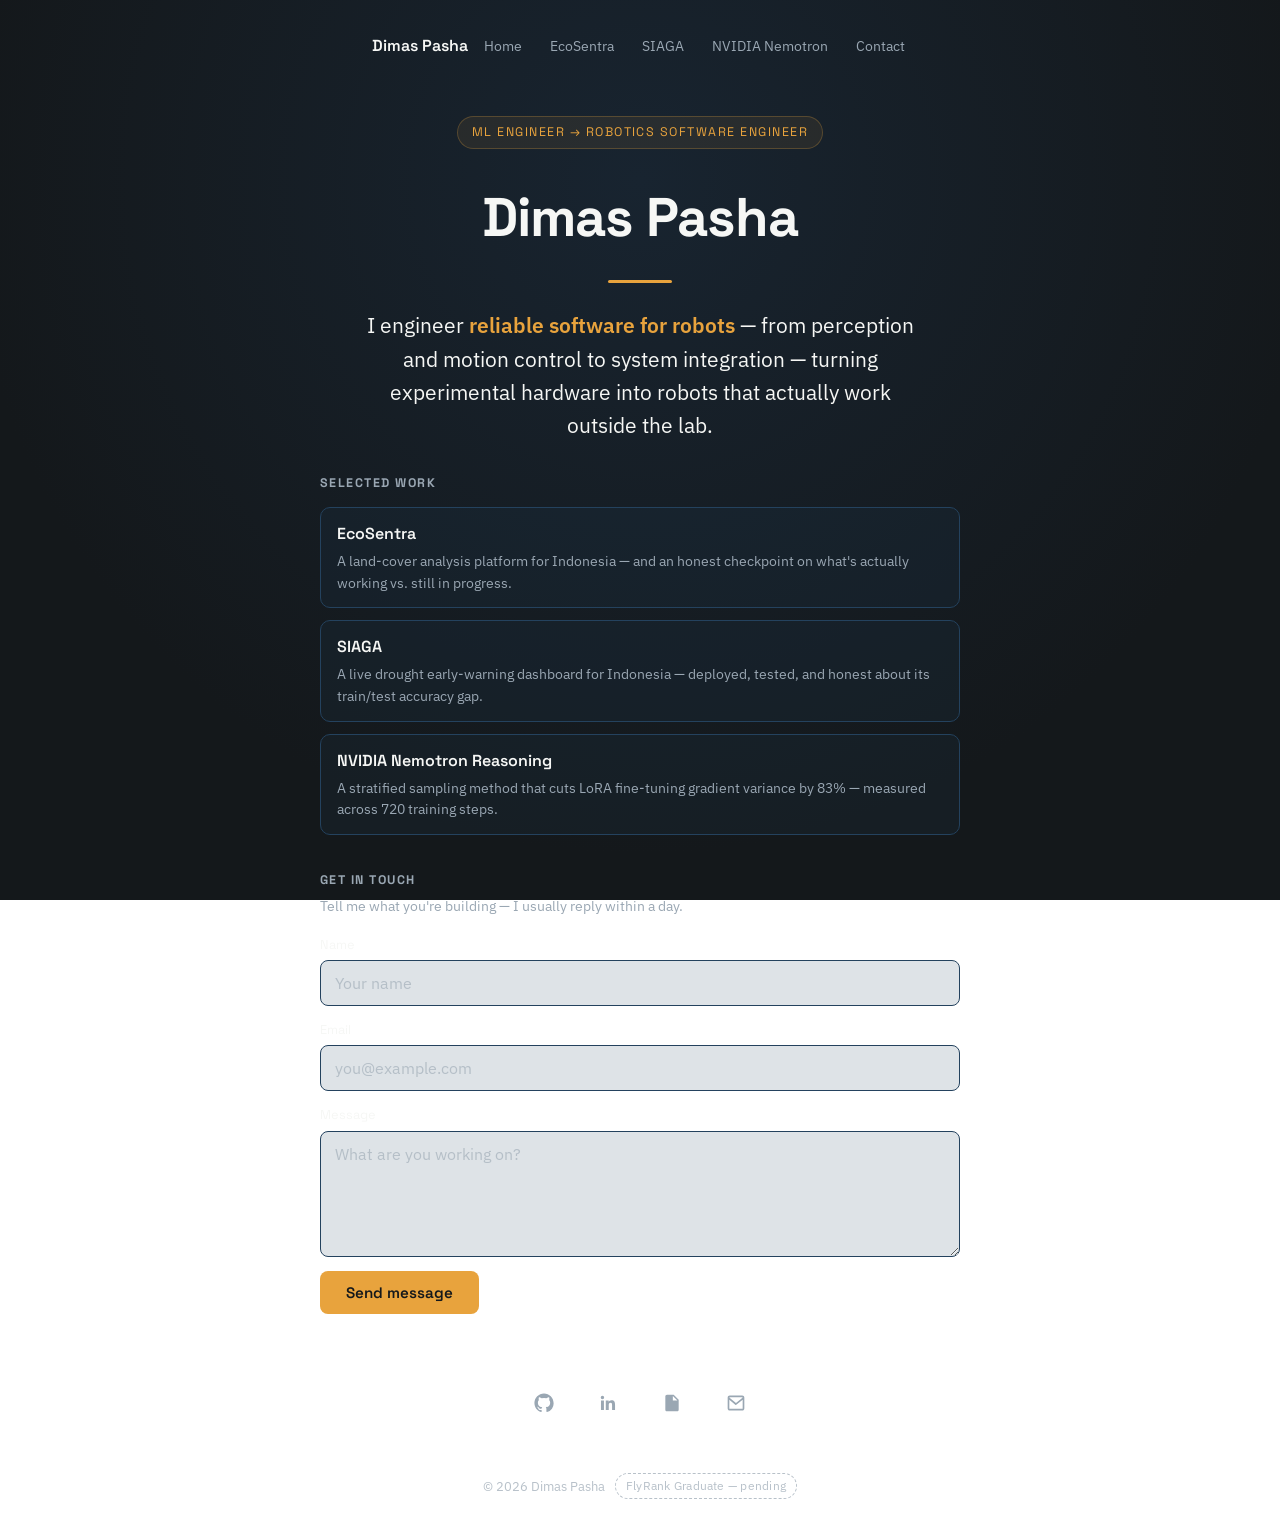
<file: index.html>
<!DOCTYPE html>
<html lang="en">
<head>
<meta charset="UTF-8">
<meta name="viewport" content="width=device-width, initial-scale=1.0">
<title>Dimas Pasha — ML Engineer → Robotics Software Engineer</title>
<meta name="description" content="Dimas Pasha — ML Engineer transitioning to Robotics Software Engineer. Engineering reliable software for robots, from perception to system integration.">
<link rel="canonical" href="https://pashaakrilian.github.io/">
<link rel="icon" type="image/png" sizes="32x32" href="assets/favicon-32.png">
<link rel="icon" type="image/png" sizes="16x16" href="assets/favicon-16.png">
<link rel="apple-touch-icon" sizes="180x180" href="assets/apple-touch-icon.png">
<meta property="og:type" content="website">
<meta property="og:site_name" content="Dimas Pasha">
<meta property="og:url" content="https://pashaakrilian.github.io/">
<meta property="og:title" content="Dimas Pasha — ML Engineer → Robotics Software Engineer">
<meta property="og:description" content="Dimas Pasha — ML Engineer transitioning to Robotics Software Engineer. Engineering reliable software for robots, from perception to system integration.">
<meta property="og:image" content="https://pashaakrilian.github.io/assets/og-image.png">
<meta property="og:image:width" content="1200">
<meta property="og:image:height" content="630">
<meta name="twitter:card" content="summary_large_image">
<meta name="twitter:title" content="Dimas Pasha — ML Engineer → Robotics Software Engineer">
<meta name="twitter:description" content="Dimas Pasha — ML Engineer transitioning to Robotics Software Engineer. Engineering reliable software for robots, from perception to system integration.">
<meta name="twitter:image" content="https://pashaakrilian.github.io/assets/og-image.png">
<link rel="preconnect" href="https://fonts.googleapis.com">
<link rel="preconnect" href="https://fonts.gstatic.com" crossorigin>
<link href="https://fonts.googleapis.com/css2?family=IBM+Plex+Sans:wght@400;500;600&family=Space+Grotesk:wght@500;600;700&display=swap" rel="stylesheet" media="print" onload="this.media='all'">
<noscript><link href="https://fonts.googleapis.com/css2?family=IBM+Plex+Sans:wght@400;500;600&family=Space+Grotesk:wght@500;600;700&display=swap" rel="stylesheet"></noscript>
<!-- Google tag (gtag.js) -->
<script async src="https://www.googletagmanager.com/gtag/js?id=G-FHNJXX34TW"></script>
<script>
  window.dataLayer = window.dataLayer || [];
  function gtag(){dataLayer.push(arguments);}
  gtag('js', new Date());

  gtag('config', 'G-FHNJXX34TW');
</script>
<link rel="stylesheet" href="styles.css">
<style>
  html, body {
    height: 100%;
  }

  body {
    display: flex;
    flex-direction: column;
    min-height: 100vh;
  }

  .hero {
    flex: 1;
    display: flex;
    align-items: center;
    justify-content: center;
    padding: 24px;
  }

  .container {
    width: 100%;
    max-width: 640px;
    text-align: center;
    opacity: 0;
    transform: translateY(12px);
    animation: fadeIn 0.9s ease forwards;
  }

  @keyframes fadeIn {
    to {
      opacity: 1;
      transform: translateY(0);
    }
  }

  .pill {
    margin-bottom: 28px;
  }

  h1 {
    font-family: var(--font-heading);
    font-size: clamp(2.2rem, 6vw, 3.4rem);
    font-weight: 700;
    letter-spacing: -0.02em;
    margin: 0 0 22px;
  }

  .divider {
    width: 64px;
    height: 3px;
    background: var(--accent);
    border: none;
    border-radius: 999px;
    margin: 0 auto 26px;
  }

  .tagline {
    font-size: clamp(1.05rem, 2.6vw, 1.3rem);
    line-height: 1.6;
    color: var(--text);
    max-width: 560px;
    margin: 0 auto 32px;
  }

  .tagline strong {
    color: var(--accent);
    font-weight: 600;
  }

  .work {
    text-align: left;
    margin: 0 0 36px;
  }

  .work h2 {
    font-family: var(--font-heading);
    font-size: 0.78rem;
    letter-spacing: 0.12em;
    text-transform: uppercase;
    color: var(--muted);
    margin: 0 0 14px;
  }

  .links {
    justify-content: center;
    margin: 0 auto;
    width: fit-content;
  }

  @media (prefers-reduced-motion: reduce) {
    .container {
      animation: none;
      opacity: 1;
      transform: none;
    }
  }
</style>
</head>
<body>
  <nav class="site-nav">
    <a class="site-nav-brand" href="index.html">Dimas Pasha</a>
    <div class="site-nav-links">
      <a href="index.html">Home</a>
      <a href="ecosentra.html">EcoSentra</a>
      <a href="siaga.html">SIAGA</a>
      <a href="nemotron.html">NVIDIA Nemotron</a>
      <a href="#contact">Contact</a>
    </div>
  </nav>
  <main class="hero"><div class="container">
    <span class="pill">ML Engineer → Robotics Software Engineer</span>
    <h1>Dimas Pasha</h1>
    <hr class="divider">
    <p class="tagline">
      I engineer <strong>reliable software for robots</strong> — from perception and motion control to system integration —
      turning experimental hardware into robots that actually work outside the lab.
    </p>
    <section class="work">
      <h2>Selected Work</h2>
      <div class="work-grid">
        <a class="work-card" href="ecosentra.html">
          <span class="work-name">EcoSentra</span>
          <span class="work-desc">A land-cover analysis platform for Indonesia — and an honest checkpoint on what's actually working vs. still in progress.</span>
        </a>
        <a class="work-card" href="siaga.html">
          <span class="work-name">SIAGA</span>
          <span class="work-desc">A live drought early-warning dashboard for Indonesia — deployed, tested, and honest about its train/test accuracy gap.</span>
        </a>
        <a class="work-card" href="nemotron.html">
          <span class="work-name">NVIDIA Nemotron Reasoning</span>
          <span class="work-desc">A stratified sampling method that cuts LoRA fine-tuning gradient variance by 83% — measured across 720 training steps.</span>
        </a>
      </div>
    </section>
    <section class="contact" id="contact">
      <h2>Get in touch</h2>
      <p class="contact-note">Tell me what you're building — I usually reply within a day.</p>
      <form id="contact-form" action="https://formsubmit.co/dimaspasha49@gmail.com" method="POST">
        <input type="hidden" name="_subject" value="New message from your portfolio">
        <input type="hidden" name="_captcha" value="false">
        <div class="field">
          <label for="contact-name">Name</label>
          <input type="text" id="contact-name" name="name" placeholder="Your name" autocomplete="name" required>
        </div>
        <div class="field">
          <label for="contact-email">Email</label>
          <input type="email" id="contact-email" name="email" placeholder="you@example.com" autocomplete="email" required>
        </div>
        <div class="field">
          <label for="contact-message">Message</label>
          <textarea id="contact-message" name="message" rows="5" placeholder="What are you working on?" required></textarea>
        </div>
        <button class="cta-btn" type="submit" id="contact-submit">Send message</button>
        <p class="form-status" id="contact-status" role="status" aria-live="polite"></p>
      </form>
    </section>
    <div class="links">
      <a href="https://github.com/PashaAkrilian" target="_blank" rel="noopener" aria-label="GitHub">
        <svg viewBox="0 0 24 24" aria-hidden="true">
          <path d="M12 0.5C5.65 0.5 0.5 5.65 0.5 12c0 5.08 3.29 9.39 7.86 10.91.58.11.79-.25.79-.56 0-.28-.01-1.02-.02-2-3.2.7-3.88-1.54-3.88-1.54-.52-1.33-1.28-1.68-1.28-1.68-1.04-.72.08-.7.08-.7 1.15.08 1.76 1.18 1.76 1.18 1.03 1.76 2.7 1.25 3.36.96.1-.75.4-1.25.73-1.54-2.55-.29-5.24-1.28-5.24-5.68 0-1.26.45-2.28 1.18-3.09-.12-.29-.51-1.46.11-3.05 0 0 .97-.31 3.18 1.18a11.02 11.02 0 0 1 5.79 0c2.2-1.49 3.17-1.18 3.17-1.18.63 1.59.24 2.76.12 3.05.74.81 1.18 1.83 1.18 3.09 0 4.41-2.7 5.39-5.26 5.67.41.36.78 1.06.78 2.14 0 1.55-.01 2.79-.01 3.17 0 .31.21.68.8.56A10.51 10.51 0 0 0 23.5 12C23.5 5.65 18.35 0.5 12 0.5Z"/>
        </svg>
      </a>
      <a href="https://www.linkedin.com/in/dimas-pasha-akrilian" target="_blank" rel="noopener" aria-label="LinkedIn">
        <svg viewBox="0 0 24 24" aria-hidden="true">
          <path d="M20.45 20.45h-3.56v-5.57c0-1.33-.02-3.04-1.85-3.04-1.86 0-2.14 1.45-2.14 2.94v5.67H9.34V9h3.42v1.56h.05c.48-.9 1.64-1.85 3.38-1.85 3.61 0 4.27 2.38 4.27 5.47v6.27ZM5.34 7.43a2.06 2.06 0 1 1 0-4.13 2.06 2.06 0 0 1 0 4.13ZM7.12 20.45H3.56V9h3.56v11.45Z"/>
        </svg>
      </a>
      <a href="CV.pdf" target="_blank" rel="noopener" aria-label="CV">
        <svg viewBox="0 0 24 24" aria-hidden="true">
          <path d="M6 2c-1.1 0-1.99.9-1.99 2L4 20c0 1.1.89 2 1.99 2H18c1.1 0 2-.9 2-2V8l-6-6H6Zm7 7V3.5L18.5 9H13Z"/>
        </svg>
      </a>
      <a href="mailto:dimaspasha49@gmail.com?subject=Intro%20call%20/%20project%20brief" aria-label="Book a call">
        <svg viewBox="0 0 24 24" aria-hidden="true">
          <path d="M2 5.5C2 4.12 3.12 3 4.5 3h15C20.88 3 22 4.12 22 5.5v13c0 1.38-1.12 2.5-2.5 2.5h-15C3.12 21 2 19.88 2 18.5v-13Zm2.2.3 7.8 6.1 7.8-6.1a.6.6 0 0 0-.3-.8H4.5a.6.6 0 0 0-.3.8ZM4 8.1V18.5c0 .28.22.5.5.5h15a.5.5 0 0 0 .5-.5V8.1l-7.69 6.02a1 1 0 0 1-1.22 0L4 8.1Z"/>
        </svg>
      </a>
    </div>
    <footer class="site-footer">
      <span>&copy; 2026 Dimas Pasha</span>
      <!-- FlyRank graduate badge: pending until FlyRank issues certificates
           (early Sept 2026 per their program update). Once issued, replace
           the pending pill below with:
           <a class="grad-badge" href="YOUR_VERIFICATION_URL" target="_blank" rel="noopener" aria-label="FlyRank Graduate — verify">
             <img src="assets/flyrank-badge.png" alt="FlyRank Graduate Badge">
           </a>
      -->
      <span class="grad-badge-pending" title="FlyRank certificate issues early Sept 2026 — badge pending">FlyRank Graduate — pending</span>
    </footer>
  </div></main>
  <script>
    const form = document.getElementById('contact-form');
    const status = document.getElementById('contact-status');
    const submitBtn = document.getElementById('contact-submit');

    form.addEventListener('submit', async (e) => {
      e.preventDefault();
      status.textContent = '';
      status.className = 'form-status';
      submitBtn.disabled = true;
      submitBtn.textContent = 'Sending…';

      const name = document.getElementById('contact-name').value.trim();
      const email = document.getElementById('contact-email').value.trim();
      const message = document.getElementById('contact-message').value.trim();

      if (!name || !message) {
        status.textContent = 'Please add your name and a message before sending.';
        status.className = 'form-status error';
        submitBtn.disabled = false;
        submitBtn.textContent = 'Send message';
        return;
      }
      if (!email || !email.includes('@')) {
        status.textContent = 'Please add a valid email so I can reply to you.';
        status.className = 'form-status error';
        submitBtn.disabled = false;
        submitBtn.textContent = 'Send message';
        return;
      }

      try {
        const res = await fetch(form.action, {
          method: 'POST',
          body: new FormData(form),
          headers: { Accept: 'application/json' }
        });
        if (res.ok) {
          status.textContent = 'Thanks — your message is on its way. I\'ll be in touch.';
          status.className = 'form-status ok';
          form.reset();
        } else {
          let errorText = 'Something went wrong sending your message. Try again, or email me directly.';
          try {
            const data = await res.json();
            if (data && data.errors && data.errors.length) {
              errorText = data.errors.map((err) => err.message).join(', ');
            }
          } catch (_) {}
          status.textContent = errorText;
          status.className = 'form-status error';
        }
      } catch (_) {
        status.textContent = 'Could not reach the mail service. Try again, or email me directly.';
        status.className = 'form-status error';
      } finally {
        submitBtn.disabled = false;
        submitBtn.textContent = 'Send message';
      }
    });
  </script>
</body>
</html>
</file>
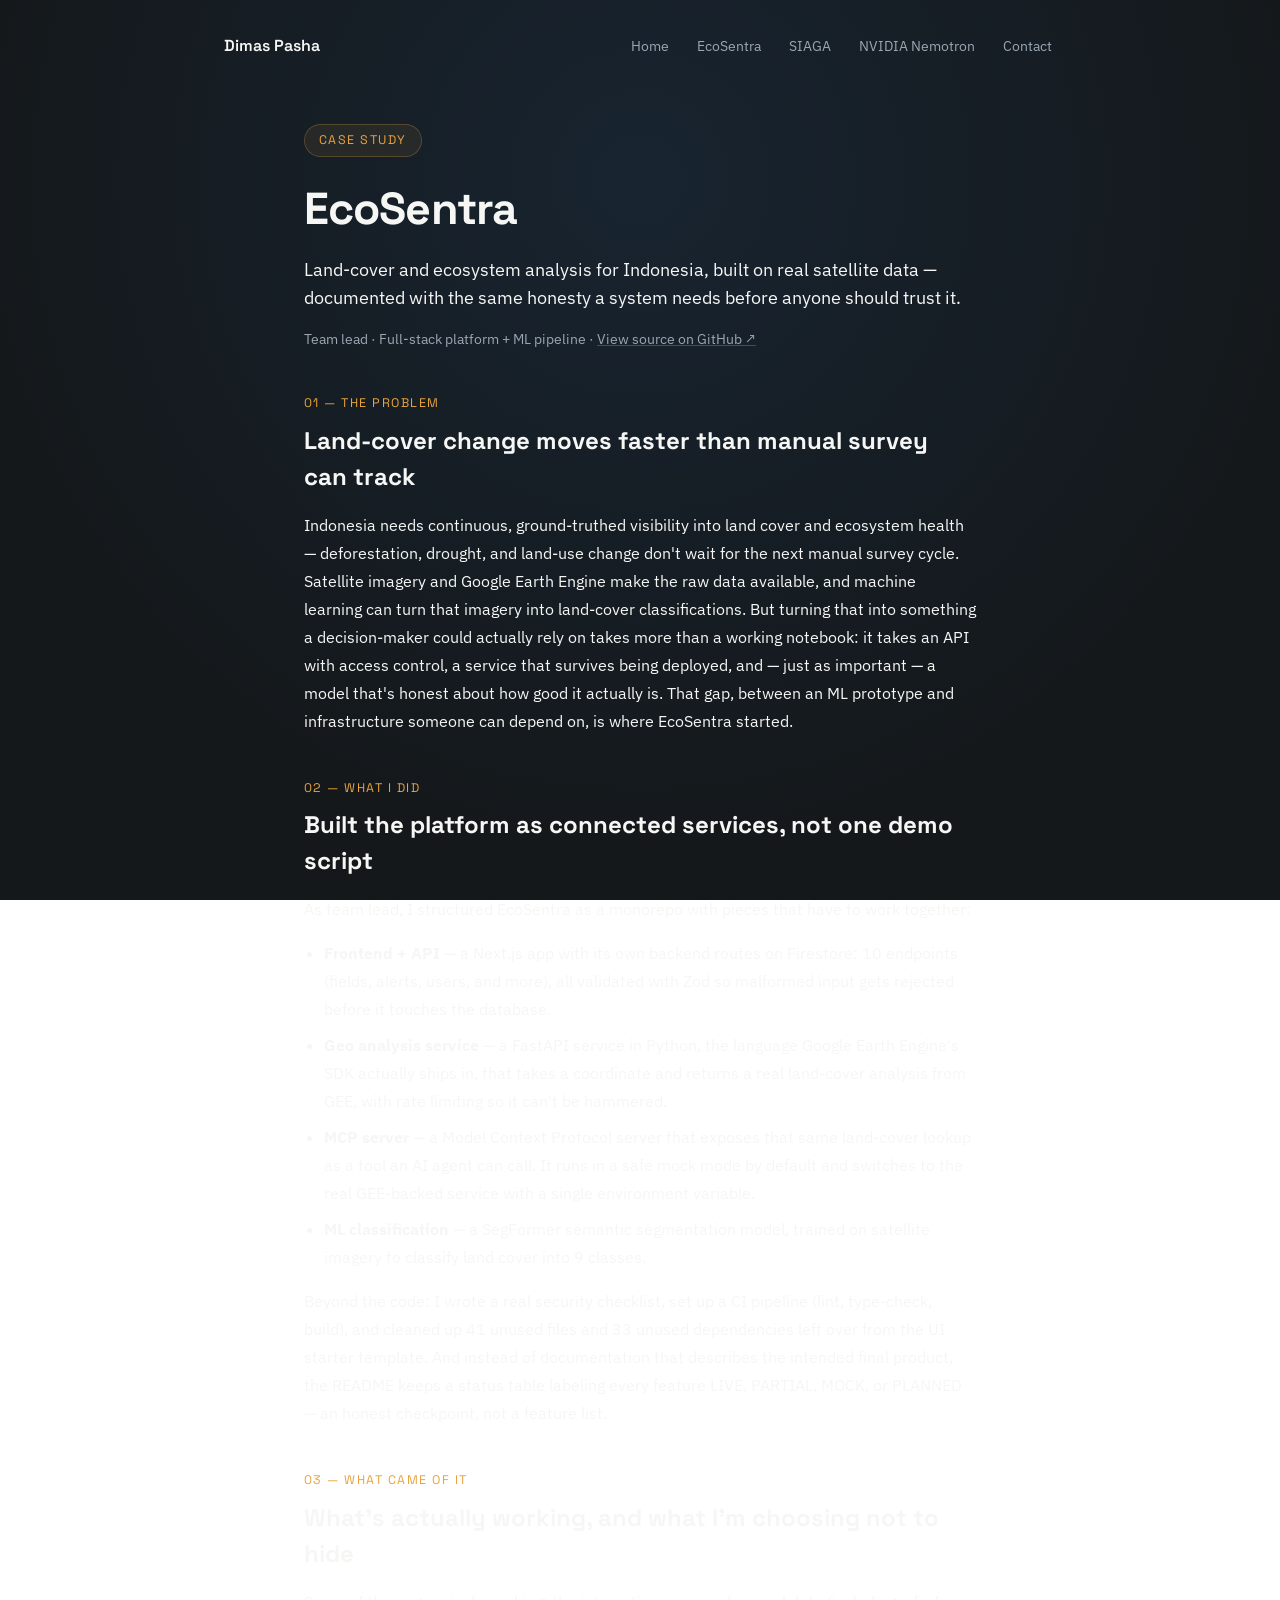
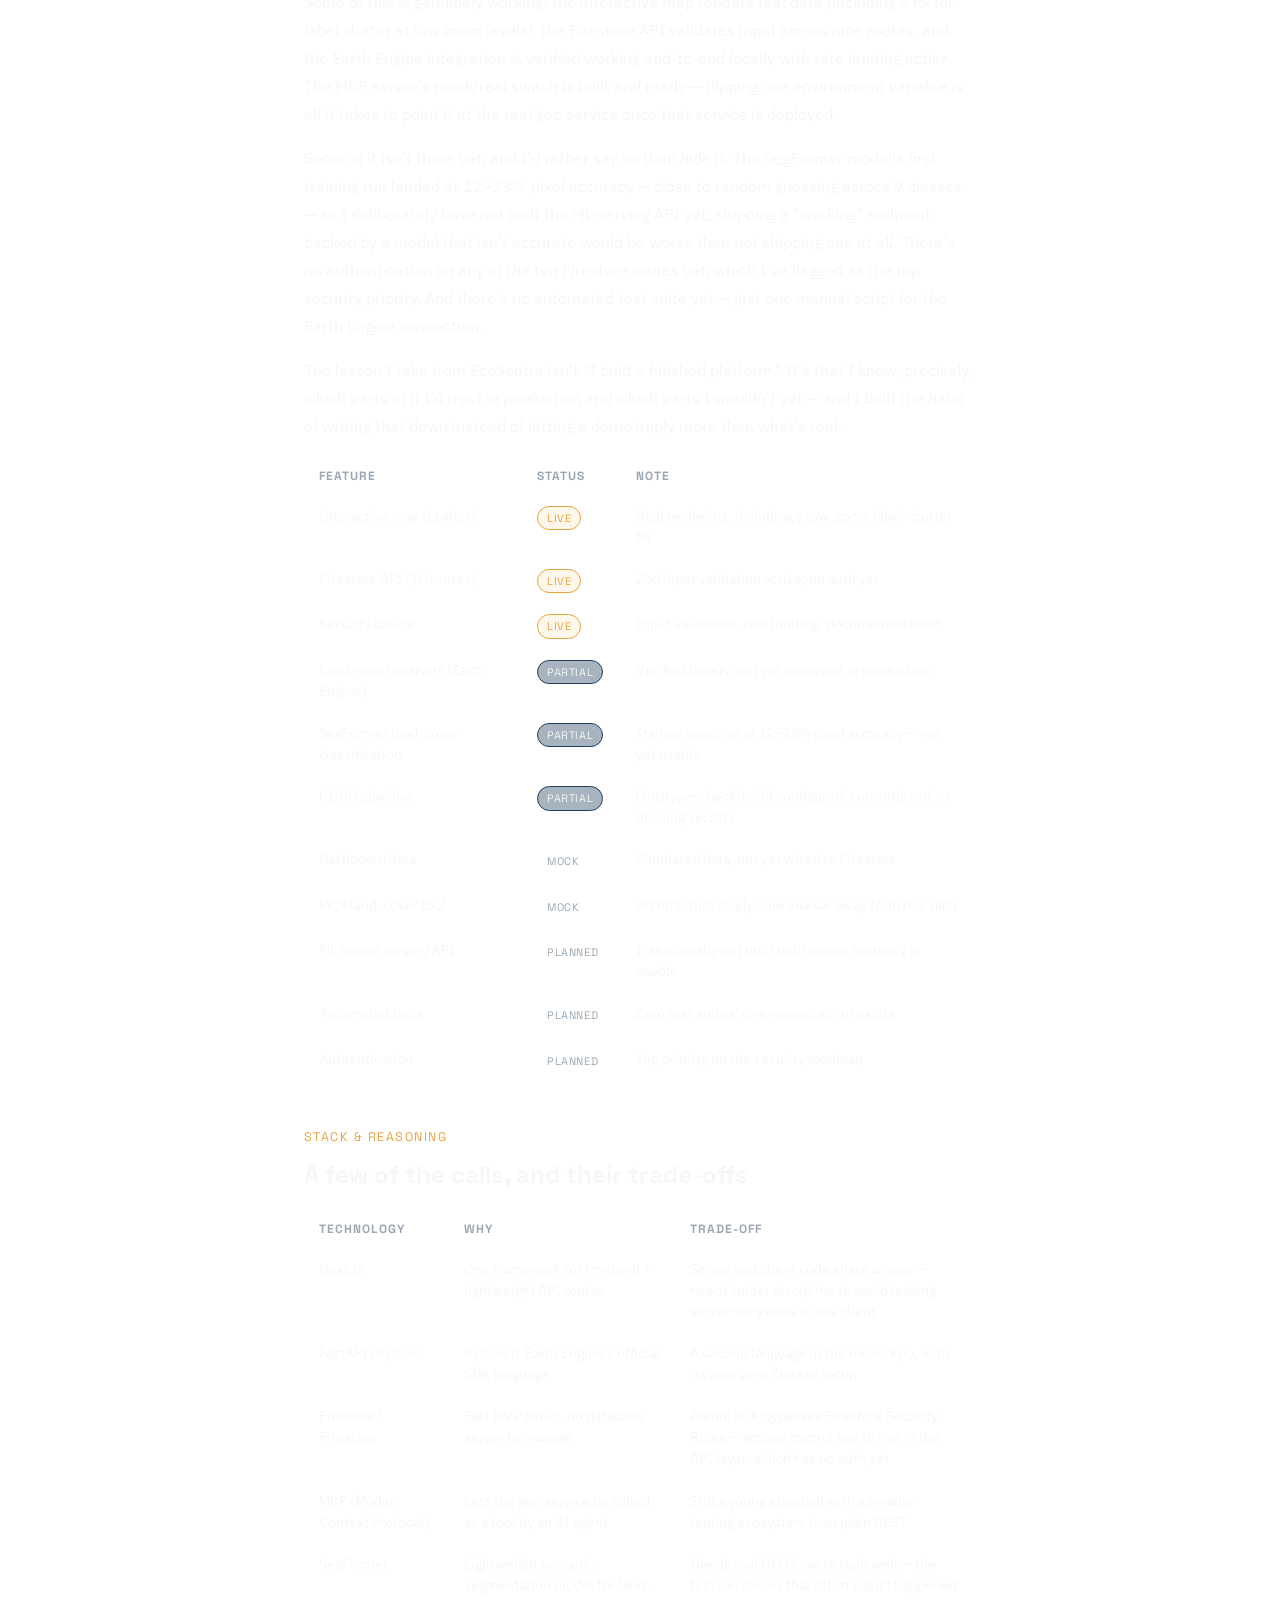
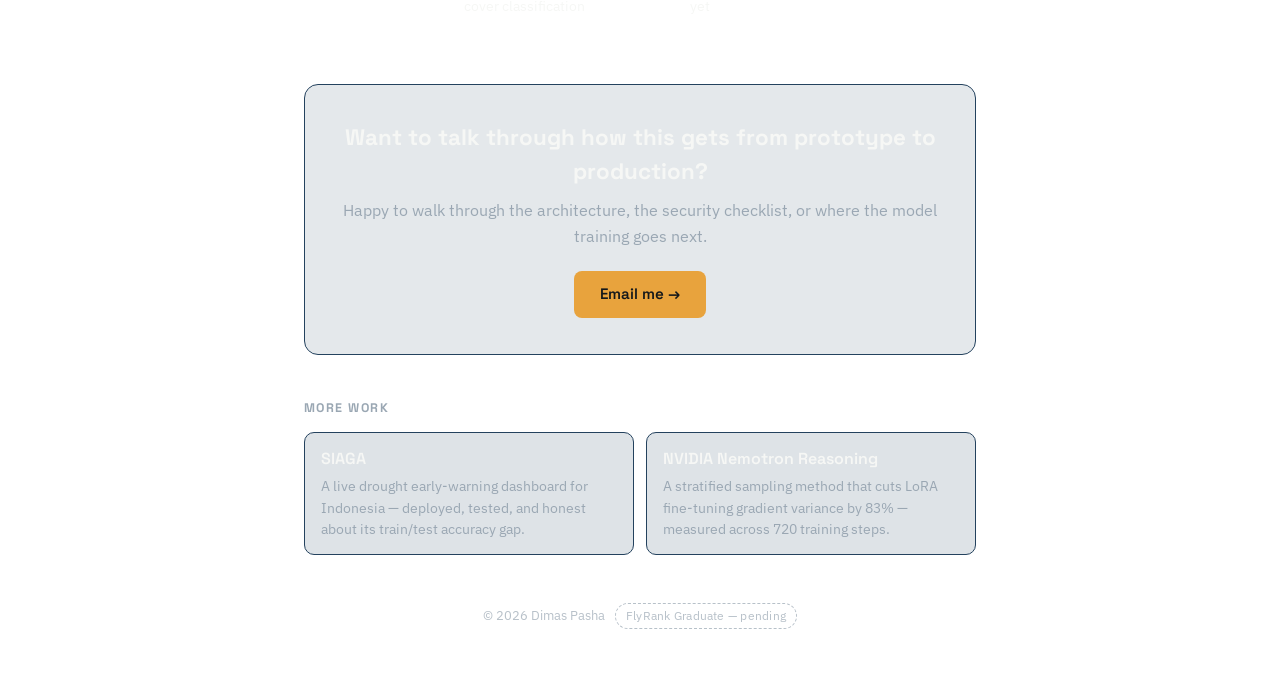
<file: ecosentra.html>
<!DOCTYPE html>
<html lang="en">
<head>
<meta charset="UTF-8">
<meta name="viewport" content="width=device-width, initial-scale=1.0">
<title>EcoSentra — Case Study — Dimas Pasha</title>
<meta name="description" content="EcoSentra: a land-cover and ecosystem analysis platform for Indonesia, built on Google Earth Engine and ML — and documented as an honest engineering checkpoint, not a finished-feature list.">
<link rel="canonical" href="https://pashaakrilian.github.io/ecosentra.html">
<link rel="icon" type="image/png" sizes="32x32" href="assets/favicon-32.png">
<link rel="icon" type="image/png" sizes="16x16" href="assets/favicon-16.png">
<link rel="apple-touch-icon" sizes="180x180" href="assets/apple-touch-icon.png">
<meta property="og:type" content="website">
<meta property="og:site_name" content="Dimas Pasha">
<meta property="og:url" content="https://pashaakrilian.github.io/ecosentra.html">
<meta property="og:title" content="EcoSentra — Case Study — Dimas Pasha">
<meta property="og:description" content="EcoSentra: a land-cover and ecosystem analysis platform for Indonesia, built on Google Earth Engine and ML — and documented as an honest engineering checkpoint, not a finished-feature list.">
<meta property="og:image" content="https://pashaakrilian.github.io/assets/og-image.png">
<meta property="og:image:width" content="1200">
<meta property="og:image:height" content="630">
<meta name="twitter:card" content="summary_large_image">
<meta name="twitter:title" content="EcoSentra — Case Study — Dimas Pasha">
<meta name="twitter:description" content="EcoSentra: a land-cover and ecosystem analysis platform for Indonesia, built on Google Earth Engine and ML — and documented as an honest engineering checkpoint, not a finished-feature list.">
<meta name="twitter:image" content="https://pashaakrilian.github.io/assets/og-image.png">
<link rel="preconnect" href="https://fonts.googleapis.com">
<link rel="preconnect" href="https://fonts.gstatic.com" crossorigin>
<link href="https://fonts.googleapis.com/css2?family=IBM+Plex+Sans:wght@400;500;600&family=Space+Grotesk:wght@500;600;700&display=swap" rel="stylesheet" media="print" onload="this.media='all'">
<noscript><link href="https://fonts.googleapis.com/css2?family=IBM+Plex+Sans:wght@400;500;600&family=Space+Grotesk:wght@500;600;700&display=swap" rel="stylesheet"></noscript>
<!-- Google tag (gtag.js) -->
<script async src="https://www.googletagmanager.com/gtag/js?id=G-FHNJXX34TW"></script>
<script>
  window.dataLayer = window.dataLayer || [];
  function gtag(){dataLayer.push(arguments);}
  gtag('js', new Date());

  gtag('config', 'G-FHNJXX34TW');
</script>
<link rel="stylesheet" href="styles.css">
<style>
  .case {
    max-width: 720px;
    margin: 0 auto;
    padding: 32px 24px 60px;
  }

  .case-header {
    margin: 0 0 36px;
  }

  .case-header .pill {
    margin-bottom: 18px;
  }

  .case-header h1 {
    font-family: var(--font-heading);
    font-size: clamp(2rem, 5vw, 2.8rem);
    font-weight: 700;
    letter-spacing: -0.02em;
    margin: 0 0 14px;
  }

  .case-subtitle {
    font-size: 1.1rem;
    line-height: 1.6;
    color: var(--text);
    margin: 0 0 16px;
  }

  .case-meta {
    font-size: 0.9rem;
    color: var(--muted);
  }

  .case-meta a {
    color: var(--muted);
    text-decoration: underline;
    text-decoration-color: rgba(255, 255, 255, 0.2);
  }

  .case-meta a:hover,
  .case-meta a:focus-visible {
    color: var(--accent);
    text-decoration-color: var(--accent);
  }

  .beat {
    margin: 44px 0;
  }

  .beat-num {
    display: block;
    font-family: var(--font-heading);
    font-size: 0.78rem;
    letter-spacing: 0.12em;
    text-transform: uppercase;
    color: var(--accent);
    margin-bottom: 10px;
  }

  .beat h2 {
    font-family: var(--font-heading);
    font-size: 1.5rem;
    margin: 0 0 16px;
  }

  .beat p {
    line-height: 1.75;
    color: var(--text);
    margin: 0 0 16px;
  }

  .beat ul {
    margin: 0 0 16px;
    padding-left: 20px;
    line-height: 1.75;
  }

  .beat li {
    margin-bottom: 8px;
  }

  .table-scroll {
    overflow-x: auto;
    margin: 8px 0 4px;
    border: 1px solid rgba(255, 255, 255, 0.08);
    border-radius: 10px;
    -webkit-overflow-scrolling: touch;
  }

  table {
    width: 100%;
    border-collapse: collapse;
    font-size: 0.88rem;
    min-width: 560px;
  }

  th, td {
    text-align: left;
    padding: 10px 14px;
    border-bottom: 1px solid rgba(255, 255, 255, 0.08);
    vertical-align: top;
  }

  tr:last-child td {
    border-bottom: none;
  }

  th {
    font-family: var(--font-heading);
    font-size: 0.75rem;
    letter-spacing: 0.08em;
    text-transform: uppercase;
    color: var(--muted);
  }

  td {
    color: var(--text);
  }

  .status-tag {
    display: inline-block;
    font-family: var(--font-heading);
    font-size: 0.68rem;
    letter-spacing: 0.06em;
    text-transform: uppercase;
    padding: 3px 9px;
    border-radius: 999px;
    border: 1px solid;
    white-space: nowrap;
  }

  .status-tag.live {
    color: var(--accent);
    border-color: var(--accent);
    background: rgba(232, 163, 61, 0.1);
  }

  .status-tag.partial {
    color: var(--text);
    border-color: var(--circuit);
    background: rgba(36, 66, 94, 0.4);
  }

  .status-tag.mock {
    color: var(--muted);
    border-color: rgba(255, 255, 255, 0.15);
  }

  .status-tag.planned {
    color: var(--muted);
    border-color: rgba(255, 255, 255, 0.08);
  }

  .case-cta {
    text-align: center;
    margin: 56px 0 44px;
    padding: 36px 24px;
    border: 1px solid var(--circuit);
    border-radius: 14px;
    background: rgba(36, 66, 94, 0.12);
  }

  .case-cta h2 {
    font-family: var(--font-heading);
    font-size: 1.4rem;
    margin: 0 0 10px;
  }

  .case-cta p {
    color: var(--muted);
    line-height: 1.6;
    margin: 0 0 22px;
  }

  .more-work h2 {
    font-family: var(--font-heading);
    font-size: 0.78rem;
    letter-spacing: 0.12em;
    text-transform: uppercase;
    color: var(--muted);
    margin: 0 0 14px;
  }

  @media (max-width: 480px) {
    .case {
      padding: 24px 16px 48px;
    }
  }
</style>
</head>
<body>
  <nav class="site-nav">
    <a class="site-nav-brand" href="index.html">Dimas Pasha</a>
    <div class="site-nav-links">
      <a href="index.html">Home</a>
      <a href="ecosentra.html">EcoSentra</a>
      <a href="siaga.html">SIAGA</a>
      <a href="nemotron.html">NVIDIA Nemotron</a>
      <a href="index.html#contact">Contact</a>
    </div>
  </nav>

  <main class="case">
    <header class="case-header">
      <span class="pill">Case Study</span>
      <h1>EcoSentra</h1>
      <p class="case-subtitle">
        Land-cover and ecosystem analysis for Indonesia, built on real satellite data —
        documented with the same honesty a system needs before anyone should trust it.
      </p>
      <p class="case-meta">
        Team lead · Full-stack platform + ML pipeline ·
        <a href="https://github.com/PashaAkrilian/EcoSentra-Platform-Analisis-Lahan-dan-Ekosistem-Indonesia" target="_blank" rel="noopener">View source on GitHub &#8599;</a>
      </p>
    </header>

    <section class="beat">
      <span class="beat-num">01 &mdash; The Problem</span>
      <h2>Land-cover change moves faster than manual survey can track</h2>
      <p>
        Indonesia needs continuous, ground-truthed visibility into land cover and ecosystem
        health &mdash; deforestation, drought, and land-use change don't wait for the next manual
        survey cycle. Satellite imagery and Google Earth Engine make the raw data available, and
        machine learning can turn that imagery into land-cover classifications. But turning that
        into something a decision-maker could actually rely on takes more than a working
        notebook: it takes an API with access control, a service that survives being deployed,
        and &mdash; just as important &mdash; a model that's honest about how good it actually is.
        That gap, between an ML prototype and infrastructure someone can depend on, is where
        EcoSentra started.
      </p>
    </section>

    <section class="beat">
      <span class="beat-num">02 &mdash; What I Did</span>
      <h2>Built the platform as connected services, not one demo script</h2>
      <p>As team lead, I structured EcoSentra as a monorepo with pieces that have to work together:</p>
      <ul>
        <li><strong>Frontend + API</strong> &mdash; a Next.js app with its own backend routes on Firestore: 10 endpoints (fields, alerts, users, and more), all validated with Zod so malformed input gets rejected before it touches the database.</li>
        <li><strong>Geo analysis service</strong> &mdash; a FastAPI service in Python, the language Google Earth Engine's SDK actually ships in, that takes a coordinate and returns a real land-cover analysis from GEE, with rate limiting so it can't be hammered.</li>
        <li><strong>MCP server</strong> &mdash; a Model Context Protocol server that exposes that same land-cover lookup as a tool an AI agent can call. It runs in a safe mock mode by default and switches to the real GEE-backed service with a single environment variable.</li>
        <li><strong>ML classification</strong> &mdash; a SegFormer semantic segmentation model, trained on satellite imagery to classify land cover into 9 classes.</li>
      </ul>
      <p>
        Beyond the code: I wrote a real security checklist, set up a CI pipeline (lint,
        type-check, build), and cleaned up 41 unused files and 33 unused dependencies left over
        from the UI starter template. And instead of documentation that describes the intended
        final product, the README keeps a status table labeling every feature LIVE, PARTIAL,
        MOCK, or PLANNED &mdash; an honest checkpoint, not a feature list.
      </p>
    </section>

    <section class="beat">
      <span class="beat-num">03 &mdash; What Came of It</span>
      <h2>What's actually working, and what I'm choosing not to hide</h2>
      <p>
        Some of this is genuinely working: the interactive map renders real data (including a
        fix for label clutter at low zoom levels), the Firestore API validates input across nine
        routes, and the Earth Engine integration is verified working end-to-end locally with rate
        limiting active. The MCP server's mock/real switch is built and ready &mdash; flipping one
        environment variable is all it takes to point it at the real geo service once that
        service is deployed.
      </p>
      <p>
        Some of it isn't there yet, and I'd rather say so than hide it. The SegFormer model's
        first training run landed at 12&ndash;23% pixel accuracy &mdash; close to random guessing across
        9 classes &mdash; so I deliberately have not built the ML-serving API yet; shipping a
        "working" endpoint backed by a model that isn't accurate would be worse than not shipping
        one at all. There's no authentication on any of the ten Firestore routes yet, which I've
        flagged as the top security priority. And there's no automated test suite yet &mdash; just
        one manual script for the Earth Engine connection.
      </p>
      <p>
        The lesson I take from EcoSentra isn't "I built a finished platform." It's that I know,
        precisely, which parts of it I'd trust in production and which parts I wouldn't yet &mdash;
        and I built the habit of writing that down instead of letting a demo imply more than
        what's real.
      </p>

      <div class="table-scroll">
        <table>
          <thead>
            <tr><th>Feature</th><th>Status</th><th>Note</th></tr>
          </thead>
          <tbody>
            <tr><td>Interactive map (Leaflet)</td><td><span class="status-tag live">Live</span></td><td>Real rendering, including a low-zoom label-clutter fix</td></tr>
            <tr><td>Firestore API (10 routes)</td><td><span class="status-tag live">Live</span></td><td>Zod input validation active; no auth yet</td></tr>
            <tr><td>Security basics</td><td><span class="status-tag live">Live</span></td><td>Input validation, rate limiting, documented audit</td></tr>
            <tr><td>Land-cover analysis (Earth Engine)</td><td><span class="status-tag partial">Partial</span></td><td>Verified locally; not yet deployed to production</td></tr>
            <tr><td>SegFormer land-cover classification</td><td><span class="status-tag partial">Partial</span></td><td>Trained baseline at 12&ndash;23% pixel accuracy &mdash; not yet usable</td></tr>
            <tr><td>CI/CD pipeline</td><td><span class="status-tag partial">Partial</span></td><td>Lint/type-check/build configured; currently red on missing secrets</td></tr>
            <tr><td>Dashboard data</td><td><span class="status-tag mock">Mock</span></td><td>Simulated data, not yet wired to Firestore</td></tr>
            <tr><td>MCP land-cover tool</td><td><span class="status-tag mock">Mock</span></td><td>Architecture ready; one env var away from real data</td></tr>
            <tr><td>ML model serving API</td><td><span class="status-tag planned">Planned</span></td><td>Intentionally not built until model accuracy is usable</td></tr>
            <tr><td>Automated tests</td><td><span class="status-tag planned">Planned</span></td><td>Zero test suites; one manual script exists</td></tr>
            <tr><td>Authentication</td><td><span class="status-tag planned">Planned</span></td><td>Top priority on the security roadmap</td></tr>
          </tbody>
        </table>
      </div>
    </section>

    <section class="beat">
      <span class="beat-num">Stack &amp; Reasoning</span>
      <h2>A few of the calls, and their trade-offs</h2>
      <div class="table-scroll">
        <table>
          <thead>
            <tr><th>Technology</th><th>Why</th><th>Trade-off</th></tr>
          </thead>
          <tbody>
            <tr><td>Next.js</td><td>One framework for frontend + lightweight API routes</td><td>Server and client code share an app &mdash; needs folder discipline to avoid leaking server-only code to the client</td></tr>
            <tr><td>FastAPI (Python)</td><td>Python is Earth Engine's official SDK language</td><td>A second language in the monorepo, with its own venv/Docker setup</td></tr>
            <tr><td>Firebase / Firestore</td><td>Fast MVP setup, no database server to manage</td><td>Admin SDK bypasses Firestore Security Rules &mdash; access control has to live in the API layer, which has no auth yet</td></tr>
            <tr><td>MCP (Model Context Protocol)</td><td>Lets the geo service be called as a tool by an AI agent</td><td>Still a young standard with a smaller tooling ecosystem than plain REST</td></tr>
            <tr><td>SegFormer</td><td>Lightweight semantic segmentation model for land-cover classification</td><td>Needs real GPU time to train well &mdash; the first run shows that effort hasn't happened yet</td></tr>
          </tbody>
        </table>
      </div>
    </section>

    <section class="case-cta">
      <h2>Want to talk through how this gets from prototype to production?</h2>
      <p>Happy to walk through the architecture, the security checklist, or where the model training goes next.</p>
      <a class="cta-btn" href="mailto:dimaspasha49@gmail.com">Email me &rarr;</a>
    </section>

    <section class="more-work">
      <h2>More Work</h2>
      <div class="work-grid">
        <a class="work-card" href="siaga.html">
          <span class="work-name">SIAGA</span>
          <span class="work-desc">A live drought early-warning dashboard for Indonesia — deployed, tested, and honest about its train/test accuracy gap.</span>
        </a>
        <a class="work-card" href="nemotron.html">
          <span class="work-name">NVIDIA Nemotron Reasoning</span>
          <span class="work-desc">A stratified sampling method that cuts LoRA fine-tuning gradient variance by 83% — measured across 720 training steps.</span>
        </a>
      </div>
    </section>

    <footer class="site-footer">
      <span>&copy; 2026 Dimas Pasha</span>
      <!-- FlyRank graduate badge: pending until FlyRank issues certificates
           (early Sept 2026 per their program update). Once issued, replace
           the pending pill below with:
           <a class="grad-badge" href="YOUR_VERIFICATION_URL" target="_blank" rel="noopener" aria-label="FlyRank Graduate — verify">
             <img src="assets/flyrank-badge.png" alt="FlyRank Graduate Badge">
           </a>
      -->
      <span class="grad-badge-pending" title="FlyRank certificate issues early Sept 2026 — badge pending">FlyRank Graduate — pending</span>
    </footer>
  </main>
</body>
</html>
</file>
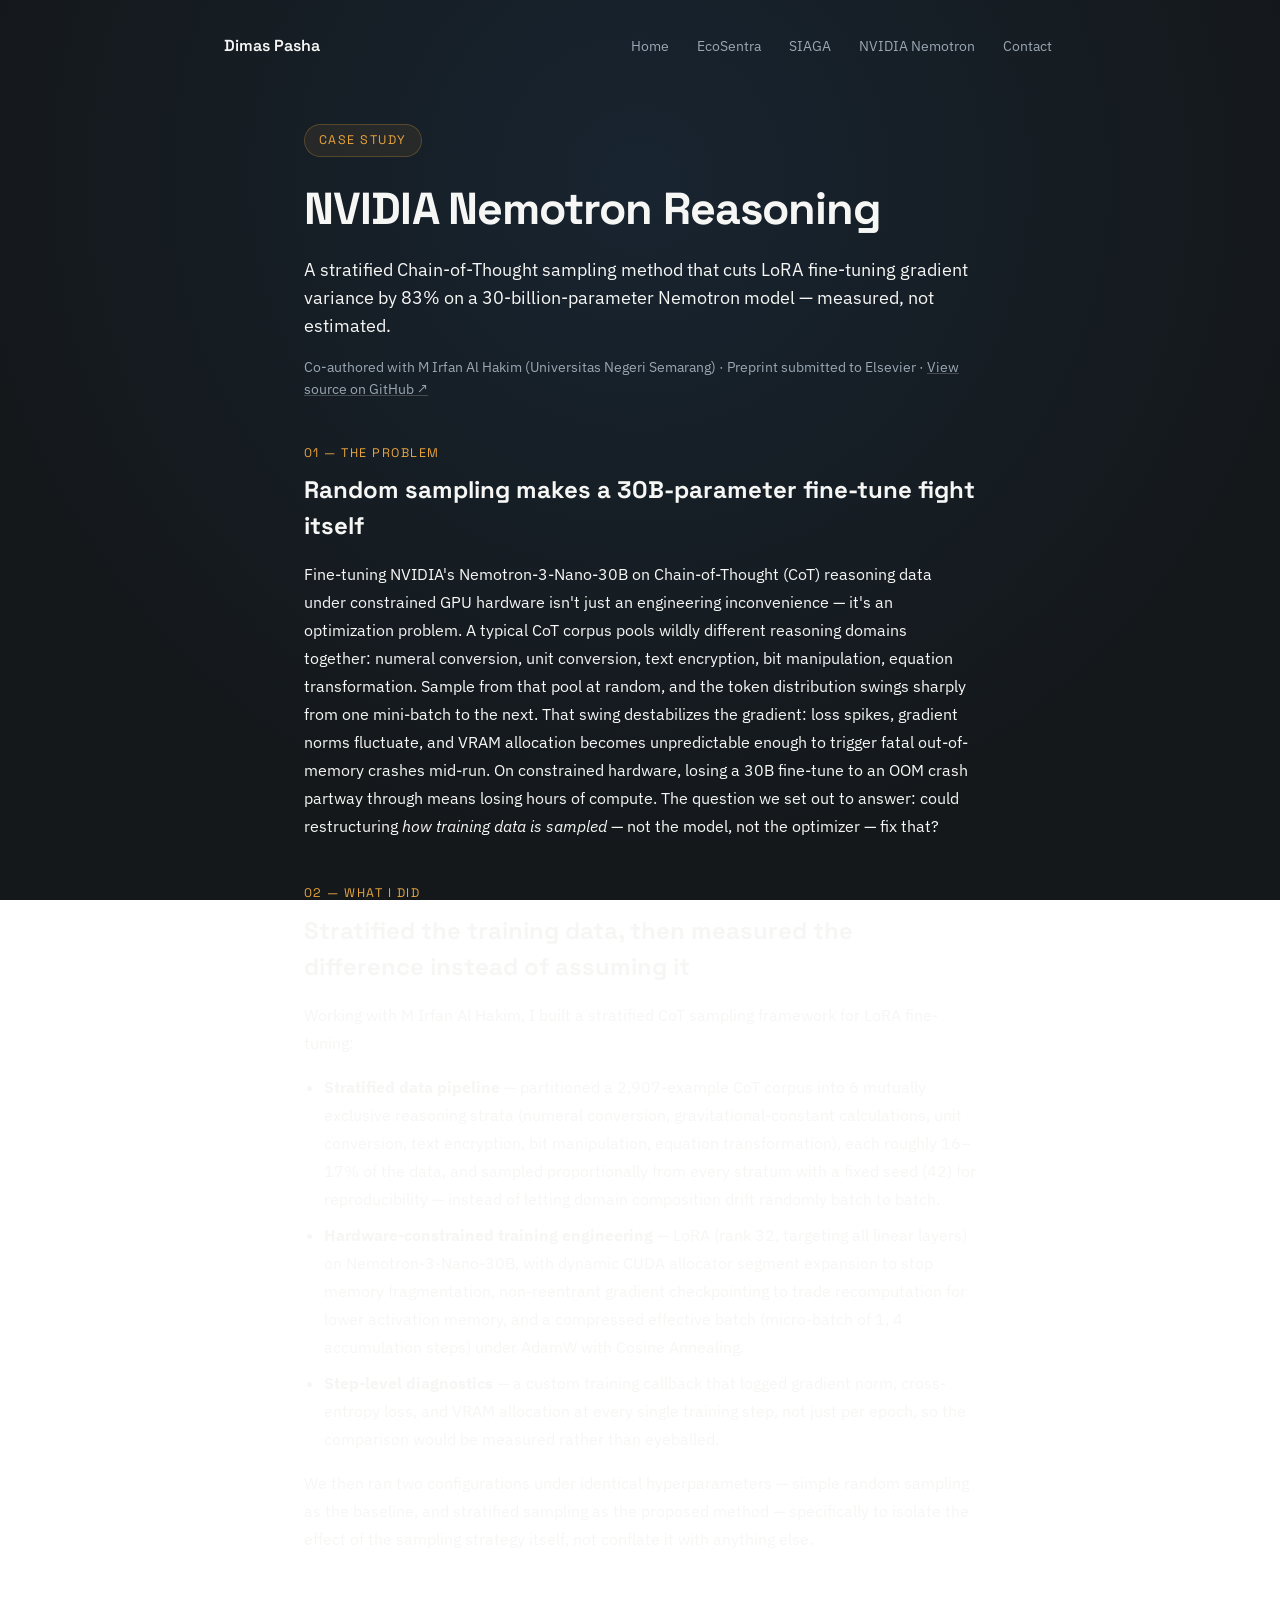
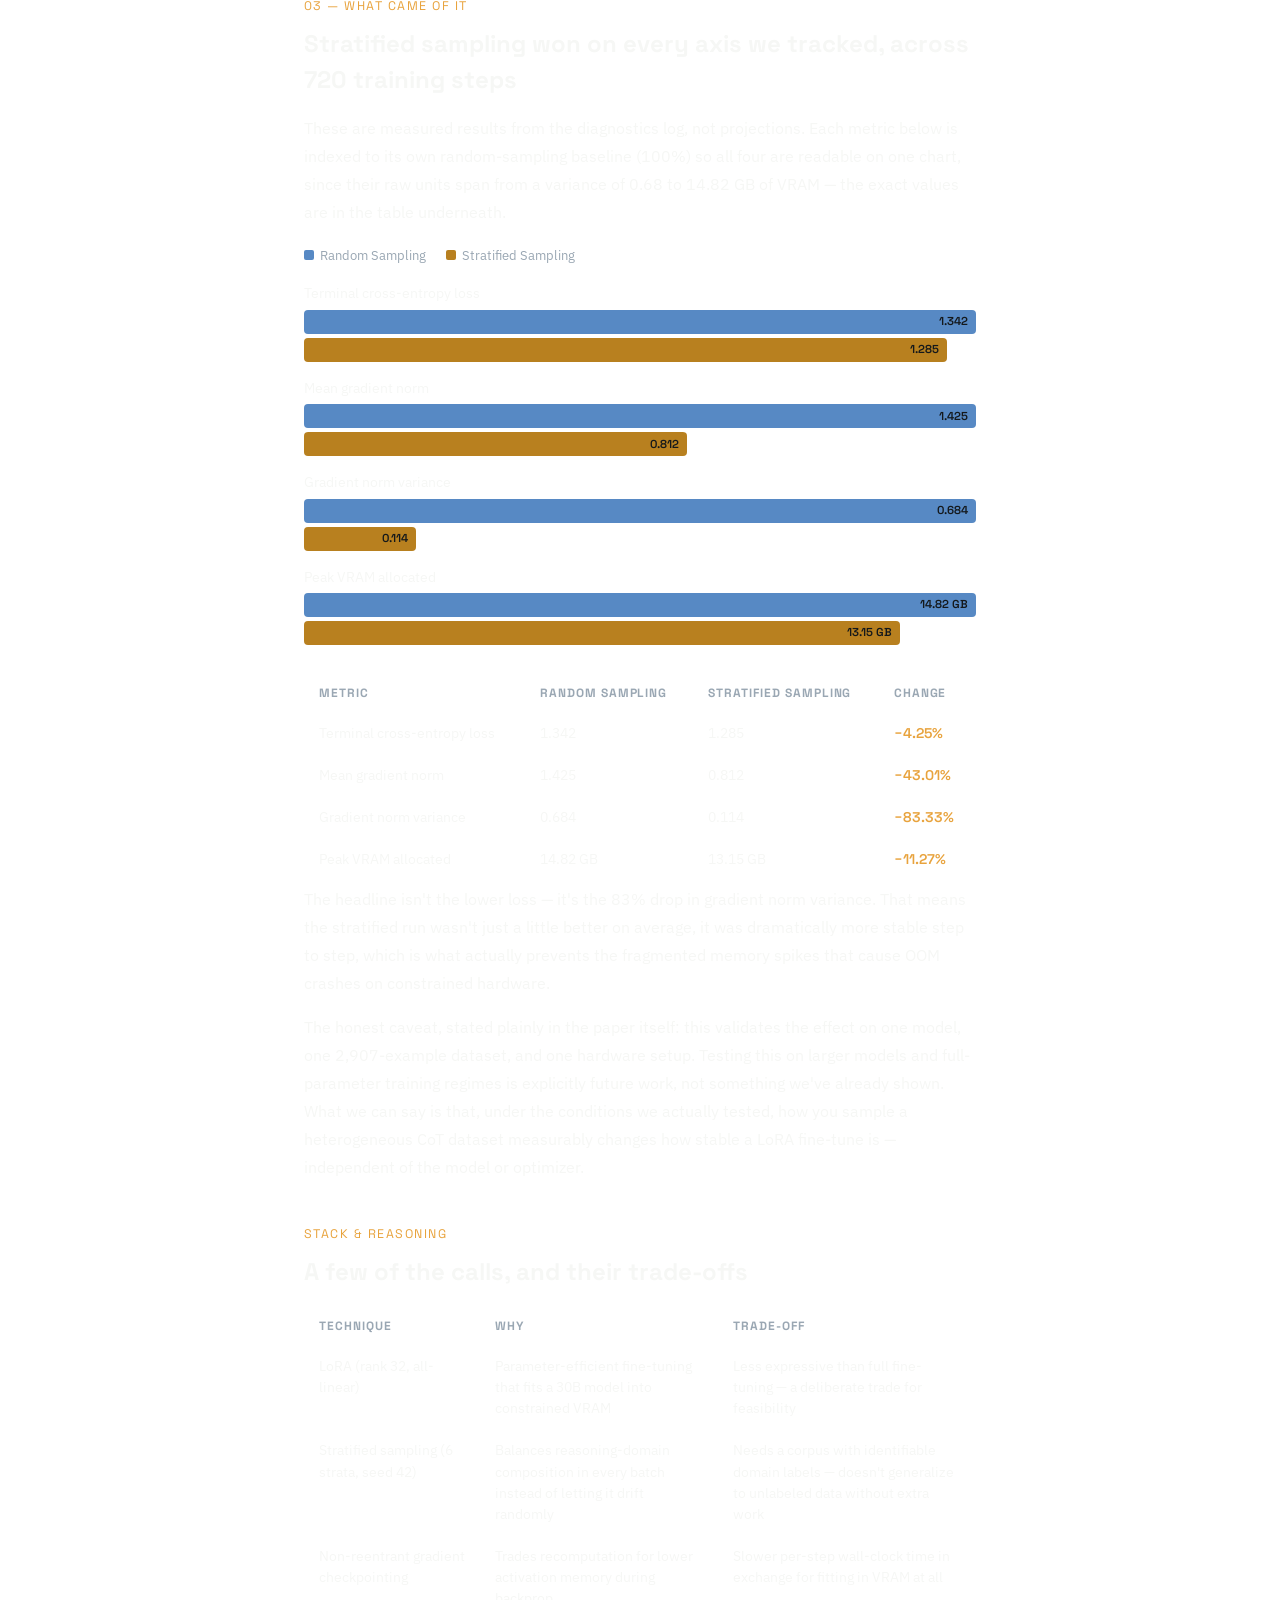
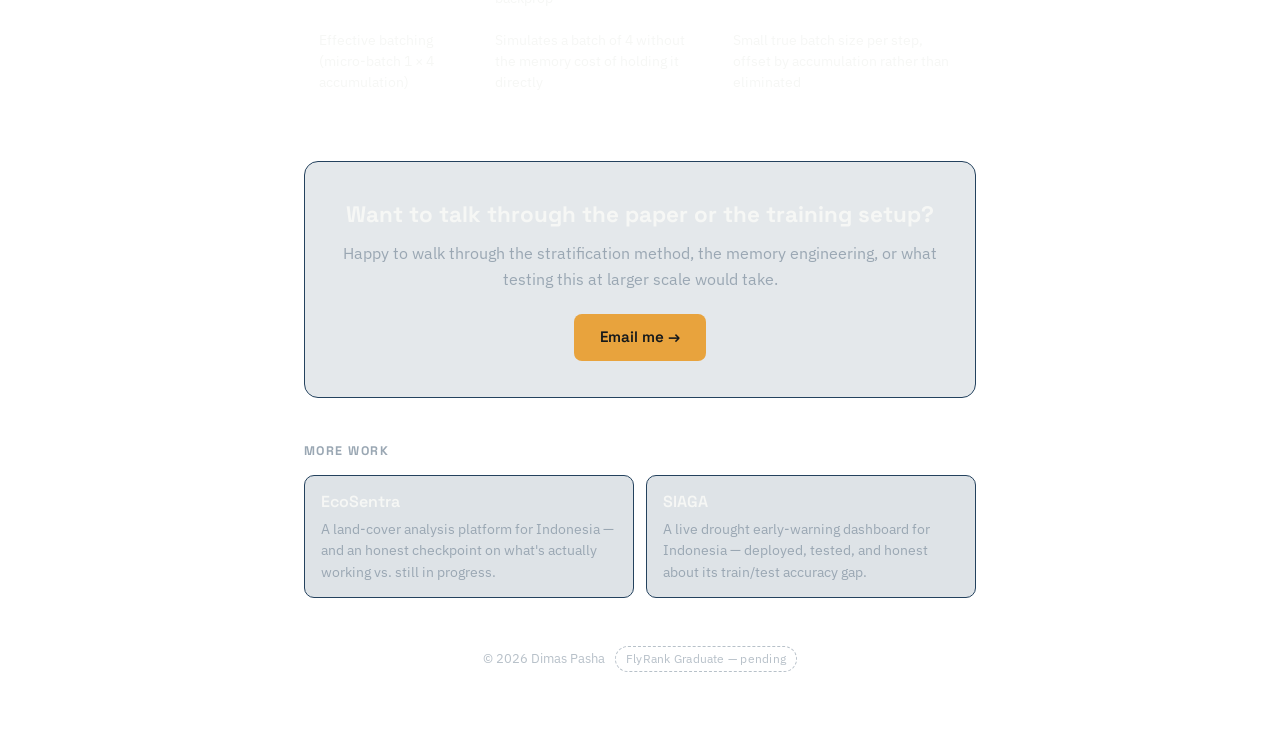
<file: nemotron.html>
<!DOCTYPE html>
<html lang="en">
<head>
<meta charset="UTF-8">
<meta name="viewport" content="width=device-width, initial-scale=1.0">
<title>NVIDIA Nemotron Reasoning — Case Study — Dimas Pasha</title>
<meta name="description" content="Stratified Chain-of-Thought sampling that cuts LoRA fine-tuning gradient variance by 83% on a 30B-parameter Nemotron model under constrained GPU hardware.">
<link rel="canonical" href="https://pashaakrilian.github.io/nemotron.html">
<link rel="icon" type="image/png" sizes="32x32" href="assets/favicon-32.png">
<link rel="icon" type="image/png" sizes="16x16" href="assets/favicon-16.png">
<link rel="apple-touch-icon" sizes="180x180" href="assets/apple-touch-icon.png">
<meta property="og:type" content="website">
<meta property="og:site_name" content="Dimas Pasha">
<meta property="og:url" content="https://pashaakrilian.github.io/nemotron.html">
<meta property="og:title" content="NVIDIA Nemotron Reasoning — Case Study — Dimas Pasha">
<meta property="og:description" content="Stratified Chain-of-Thought sampling that cuts LoRA fine-tuning gradient variance by 83% on a 30B-parameter Nemotron model under constrained GPU hardware.">
<meta property="og:image" content="https://pashaakrilian.github.io/assets/og-image.png">
<meta property="og:image:width" content="1200">
<meta property="og:image:height" content="630">
<meta name="twitter:card" content="summary_large_image">
<meta name="twitter:title" content="NVIDIA Nemotron Reasoning — Case Study — Dimas Pasha">
<meta name="twitter:description" content="Stratified Chain-of-Thought sampling that cuts LoRA fine-tuning gradient variance by 83% on a 30B-parameter Nemotron model under constrained GPU hardware.">
<meta name="twitter:image" content="https://pashaakrilian.github.io/assets/og-image.png">
<link rel="preconnect" href="https://fonts.googleapis.com">
<link rel="preconnect" href="https://fonts.gstatic.com" crossorigin>
<link href="https://fonts.googleapis.com/css2?family=IBM+Plex+Sans:wght@400;500;600&family=Space+Grotesk:wght@500;600;700&display=swap" rel="stylesheet" media="print" onload="this.media='all'">
<noscript><link href="https://fonts.googleapis.com/css2?family=IBM+Plex+Sans:wght@400;500;600&family=Space+Grotesk:wght@500;600;700&display=swap" rel="stylesheet"></noscript>
<!-- Google tag (gtag.js) -->
<script async src="https://www.googletagmanager.com/gtag/js?id=G-FHNJXX34TW"></script>
<script>
  window.dataLayer = window.dataLayer || [];
  function gtag(){dataLayer.push(arguments);}
  gtag('js', new Date());

  gtag('config', 'G-FHNJXX34TW');
</script>
<link rel="stylesheet" href="styles.css">
<style>
  .case {
    max-width: 720px;
    margin: 0 auto;
    padding: 32px 24px 60px;
  }

  .case-header {
    margin: 0 0 36px;
  }

  .case-header .pill {
    margin-bottom: 18px;
  }

  .case-header h1 {
    font-family: var(--font-heading);
    font-size: clamp(2rem, 5vw, 2.8rem);
    font-weight: 700;
    letter-spacing: -0.02em;
    margin: 0 0 14px;
  }

  .case-subtitle {
    font-size: 1.1rem;
    line-height: 1.6;
    color: var(--text);
    margin: 0 0 16px;
  }

  .case-meta {
    font-size: 0.9rem;
    color: var(--muted);
  }

  .case-meta a {
    color: var(--muted);
    text-decoration: underline;
    text-decoration-color: rgba(255, 255, 255, 0.2);
  }

  .case-meta a:hover,
  .case-meta a:focus-visible {
    color: var(--accent);
    text-decoration-color: var(--accent);
  }

  .beat {
    margin: 44px 0;
  }

  .beat-num {
    display: block;
    font-family: var(--font-heading);
    font-size: 0.78rem;
    letter-spacing: 0.12em;
    text-transform: uppercase;
    color: var(--accent);
    margin-bottom: 10px;
  }

  .beat h2 {
    font-family: var(--font-heading);
    font-size: 1.5rem;
    margin: 0 0 16px;
  }

  .beat p {
    line-height: 1.75;
    color: var(--text);
    margin: 0 0 16px;
  }

  .beat ul {
    margin: 0 0 16px;
    padding-left: 20px;
    line-height: 1.75;
  }

  .beat li {
    margin-bottom: 8px;
  }

  .table-scroll {
    overflow-x: auto;
    margin: 8px 0 4px;
    border: 1px solid rgba(255, 255, 255, 0.08);
    border-radius: 10px;
    -webkit-overflow-scrolling: touch;
  }

  table {
    width: 100%;
    border-collapse: collapse;
    font-size: 0.88rem;
    min-width: 480px;
  }

  th, td {
    text-align: left;
    padding: 10px 14px;
    border-bottom: 1px solid rgba(255, 255, 255, 0.08);
    vertical-align: top;
  }

  tr:last-child td {
    border-bottom: none;
  }

  th {
    font-family: var(--font-heading);
    font-size: 0.75rem;
    letter-spacing: 0.08em;
    text-transform: uppercase;
    color: var(--muted);
  }

  td {
    color: var(--text);
  }

  .delta {
    color: var(--accent);
    font-family: var(--font-heading);
    font-weight: 600;
  }

  .metric-chart {
    margin: 20px 0 28px;
  }

  .chart-legend {
    display: flex;
    gap: 20px;
    margin-bottom: 18px;
    font-size: 0.82rem;
    color: var(--muted);
  }

  .chart-legend .swatch {
    display: inline-block;
    width: 10px;
    height: 10px;
    border-radius: 2px;
    margin-right: 6px;
  }

  .chart-legend .swatch.baseline {
    background: #5789C4;
  }

  .chart-legend .swatch.result {
    background: #B8801F;
  }

  .chart-row {
    margin-bottom: 16px;
  }

  .chart-row:last-child {
    margin-bottom: 0;
  }

  .chart-row-label {
    font-size: 0.85rem;
    color: var(--text);
    margin-bottom: 6px;
  }

  .bar-track {
    position: relative;
    height: 24px;
    margin-bottom: 4px;
    background: rgba(255, 255, 255, 0.04);
    border-radius: 4px;
  }

  .bar-track:last-child {
    margin-bottom: 0;
  }

  .bar {
    height: 100%;
    min-width: fit-content;
    box-sizing: border-box;
    display: flex;
    align-items: center;
    justify-content: flex-end;
    padding: 0 8px;
    border-radius: 4px;
  }

  .bar-baseline {
    background: #5789C4;
  }

  .bar-result {
    background: #B8801F;
  }

  .bar-value {
    font-family: var(--font-heading);
    font-size: 0.72rem;
    font-weight: 600;
    color: #14181B;
    white-space: nowrap;
  }

  .case-cta {
    text-align: center;
    margin: 56px 0 44px;
    padding: 36px 24px;
    border: 1px solid var(--circuit);
    border-radius: 14px;
    background: rgba(36, 66, 94, 0.12);
  }

  .case-cta h2 {
    font-family: var(--font-heading);
    font-size: 1.4rem;
    margin: 0 0 10px;
  }

  .case-cta p {
    color: var(--muted);
    line-height: 1.6;
    margin: 0 0 22px;
  }

  .more-work h2 {
    font-family: var(--font-heading);
    font-size: 0.78rem;
    letter-spacing: 0.12em;
    text-transform: uppercase;
    color: var(--muted);
    margin: 0 0 14px;
  }

  @media (max-width: 480px) {
    .case {
      padding: 24px 16px 48px;
    }
  }
</style>
</head>
<body>
  <nav class="site-nav">
    <a class="site-nav-brand" href="index.html">Dimas Pasha</a>
    <div class="site-nav-links">
      <a href="index.html">Home</a>
      <a href="ecosentra.html">EcoSentra</a>
      <a href="siaga.html">SIAGA</a>
      <a href="nemotron.html">NVIDIA Nemotron</a>
      <a href="index.html#contact">Contact</a>
    </div>
  </nav>

  <main class="case">
    <header class="case-header">
      <span class="pill">Case Study</span>
      <h1>NVIDIA Nemotron Reasoning</h1>
      <p class="case-subtitle">
        A stratified Chain-of-Thought sampling method that cuts LoRA fine-tuning gradient
        variance by 83% on a 30-billion-parameter Nemotron model &mdash; measured, not estimated.
      </p>
      <p class="case-meta">
        Co-authored with M Irfan Al Hakim (Universitas Negeri Semarang) · Preprint submitted to Elsevier ·
        <a href="https://github.com/PashaAkrilian/NVIDIA-Nemotron-Model-Reasoning" target="_blank" rel="noopener">View source on GitHub &#8599;</a>
      </p>
    </header>

    <section class="beat">
      <span class="beat-num">01 &mdash; The Problem</span>
      <h2>Random sampling makes a 30B-parameter fine-tune fight itself</h2>
      <p>
        Fine-tuning NVIDIA's Nemotron-3-Nano-30B on Chain-of-Thought (CoT) reasoning data under
        constrained GPU hardware isn't just an engineering inconvenience &mdash; it's an
        optimization problem. A typical CoT corpus pools wildly different reasoning domains
        together: numeral conversion, unit conversion, text encryption, bit manipulation,
        equation transformation. Sample from that pool at random, and the token distribution
        swings sharply from one mini-batch to the next. That swing destabilizes the gradient:
        loss spikes, gradient norms fluctuate, and VRAM allocation becomes unpredictable enough
        to trigger fatal out-of-memory crashes mid-run. On constrained hardware, losing a 30B
        fine-tune to an OOM crash partway through means losing hours of compute. The question we
        set out to answer: could restructuring <em>how training data is sampled</em> &mdash; not the
        model, not the optimizer &mdash; fix that?
      </p>
    </section>

    <section class="beat">
      <span class="beat-num">02 &mdash; What I Did</span>
      <h2>Stratified the training data, then measured the difference instead of assuming it</h2>
      <p>Working with M Irfan Al Hakim, I built a stratified CoT sampling framework for LoRA fine-tuning:</p>
      <ul>
        <li><strong>Stratified data pipeline</strong> &mdash; partitioned a 2,907-example CoT corpus into 6 mutually exclusive reasoning strata (numeral conversion, gravitational-constant calculations, unit conversion, text encryption, bit manipulation, equation transformation), each roughly 16&ndash;17% of the data, and sampled proportionally from every stratum with a fixed seed (42) for reproducibility &mdash; instead of letting domain composition drift randomly batch to batch.</li>
        <li><strong>Hardware-constrained training engineering</strong> &mdash; LoRA (rank 32, targeting all linear layers) on Nemotron-3-Nano-30B, with dynamic CUDA allocator segment expansion to stop memory fragmentation, non-reentrant gradient checkpointing to trade recomputation for lower activation memory, and a compressed effective batch (micro-batch of 1, 4 accumulation steps) under AdamW with Cosine Annealing.</li>
        <li><strong>Step-level diagnostics</strong> &mdash; a custom training callback that logged gradient norm, cross-entropy loss, and VRAM allocation at every single training step, not just per epoch, so the comparison would be measured rather than eyeballed.</li>
      </ul>
      <p>
        We then ran two configurations under identical hyperparameters &mdash; simple random
        sampling as the baseline, and stratified sampling as the proposed method &mdash; specifically
        to isolate the effect of the sampling strategy itself, not conflate it with anything else.
      </p>
    </section>

    <section class="beat">
      <span class="beat-num">03 &mdash; What Came of It</span>
      <h2>Stratified sampling won on every axis we tracked, across 720 training steps</h2>
      <p>
        These are measured results from the diagnostics log, not projections. Each metric below
        is indexed to its own random-sampling baseline (100%) so all four are readable on one
        chart, since their raw units span from a variance of 0.68 to 14.82 GB of VRAM &mdash; the
        exact values are in the table underneath.
      </p>

      <div class="metric-chart" data-palette="#5789C4,#B8801F">
        <div class="chart-legend">
          <span><span class="swatch baseline"></span>Random Sampling</span>
          <span><span class="swatch result"></span>Stratified Sampling</span>
        </div>

        <div class="chart-row">
          <div class="chart-row-label">Terminal cross-entropy loss</div>
          <div class="bar-track"><div class="bar bar-baseline" style="width:100%" title="Random sampling: 1.342"><span class="bar-value">1.342</span></div></div>
          <div class="bar-track"><div class="bar bar-result" style="width:95.75%" title="Stratified sampling: 1.285"><span class="bar-value">1.285</span></div></div>
        </div>

        <div class="chart-row">
          <div class="chart-row-label">Mean gradient norm</div>
          <div class="bar-track"><div class="bar bar-baseline" style="width:100%" title="Random sampling: 1.425"><span class="bar-value">1.425</span></div></div>
          <div class="bar-track"><div class="bar bar-result" style="width:56.98%" title="Stratified sampling: 0.812"><span class="bar-value">0.812</span></div></div>
        </div>

        <div class="chart-row">
          <div class="chart-row-label">Gradient norm variance</div>
          <div class="bar-track"><div class="bar bar-baseline" style="width:100%" title="Random sampling: 0.684"><span class="bar-value">0.684</span></div></div>
          <div class="bar-track"><div class="bar bar-result" style="width:16.67%" title="Stratified sampling: 0.114"><span class="bar-value">0.114</span></div></div>
        </div>

        <div class="chart-row">
          <div class="chart-row-label">Peak VRAM allocated</div>
          <div class="bar-track"><div class="bar bar-baseline" style="width:100%" title="Random sampling: 14.82 GB"><span class="bar-value">14.82 GB</span></div></div>
          <div class="bar-track"><div class="bar bar-result" style="width:88.73%" title="Stratified sampling: 13.15 GB"><span class="bar-value">13.15 GB</span></div></div>
        </div>
      </div>

      <div class="table-scroll">
        <table>
          <thead>
            <tr><th>Metric</th><th>Random Sampling</th><th>Stratified Sampling</th><th>Change</th></tr>
          </thead>
          <tbody>
            <tr><td>Terminal cross-entropy loss</td><td>1.342</td><td>1.285</td><td class="delta">&minus;4.25%</td></tr>
            <tr><td>Mean gradient norm</td><td>1.425</td><td>0.812</td><td class="delta">&minus;43.01%</td></tr>
            <tr><td>Gradient norm variance</td><td>0.684</td><td>0.114</td><td class="delta">&minus;83.33%</td></tr>
            <tr><td>Peak VRAM allocated</td><td>14.82 GB</td><td>13.15 GB</td><td class="delta">&minus;11.27%</td></tr>
          </tbody>
        </table>
      </div>

      <p>
        The headline isn't the lower loss &mdash; it's the 83% drop in gradient norm variance. That
        means the stratified run wasn't just a little better on average, it was dramatically more
        stable step to step, which is what actually prevents the fragmented memory spikes that
        cause OOM crashes on constrained hardware.
      </p>
      <p>
        The honest caveat, stated plainly in the paper itself: this validates the effect on one
        model, one 2,907-example dataset, and one hardware setup. Testing this on larger models
        and full-parameter training regimes is explicitly future work, not something we've already
        shown. What we can say is that, under the conditions we actually tested, how you sample a
        heterogeneous CoT dataset measurably changes how stable a LoRA fine-tune is &mdash;
        independent of the model or optimizer.
      </p>
    </section>

    <section class="beat">
      <span class="beat-num">Stack &amp; Reasoning</span>
      <h2>A few of the calls, and their trade-offs</h2>
      <div class="table-scroll">
        <table>
          <thead>
            <tr><th>Technique</th><th>Why</th><th>Trade-off</th></tr>
          </thead>
          <tbody>
            <tr><td>LoRA (rank 32, all-linear)</td><td>Parameter-efficient fine-tuning that fits a 30B model into constrained VRAM</td><td>Less expressive than full fine-tuning &mdash; a deliberate trade for feasibility</td></tr>
            <tr><td>Stratified sampling (6 strata, seed 42)</td><td>Balances reasoning-domain composition in every batch instead of letting it drift randomly</td><td>Needs a corpus with identifiable domain labels &mdash; doesn't generalize to unlabeled data without extra work</td></tr>
            <tr><td>Non-reentrant gradient checkpointing</td><td>Trades recomputation for lower activation memory during backprop</td><td>Slower per-step wall-clock time in exchange for fitting in VRAM at all</td></tr>
            <tr><td>Effective batching (micro-batch 1 &times; 4 accumulation)</td><td>Simulates a batch of 4 without the memory cost of holding it directly</td><td>Small true batch size per step, offset by accumulation rather than eliminated</td></tr>
          </tbody>
        </table>
      </div>
    </section>

    <section class="case-cta">
      <h2>Want to talk through the paper or the training setup?</h2>
      <p>Happy to walk through the stratification method, the memory engineering, or what testing this at larger scale would take.</p>
      <a class="cta-btn" href="mailto:dimaspasha49@gmail.com">Email me &rarr;</a>
    </section>

    <section class="more-work">
      <h2>More Work</h2>
      <div class="work-grid">
        <a class="work-card" href="ecosentra.html">
          <span class="work-name">EcoSentra</span>
          <span class="work-desc">A land-cover analysis platform for Indonesia — and an honest checkpoint on what's actually working vs. still in progress.</span>
        </a>
        <a class="work-card" href="siaga.html">
          <span class="work-name">SIAGA</span>
          <span class="work-desc">A live drought early-warning dashboard for Indonesia — deployed, tested, and honest about its train/test accuracy gap.</span>
        </a>
      </div>
    </section>

    <footer class="site-footer">
      <span>&copy; 2026 Dimas Pasha</span>
      <!-- FlyRank graduate badge: pending until FlyRank issues certificates
           (early Sept 2026 per their program update). Once issued, replace
           the pending pill below with:
           <a class="grad-badge" href="YOUR_VERIFICATION_URL" target="_blank" rel="noopener" aria-label="FlyRank Graduate — verify">
             <img src="assets/flyrank-badge.png" alt="FlyRank Graduate Badge">
           </a>
      -->
      <span class="grad-badge-pending" title="FlyRank certificate issues early Sept 2026 — badge pending">FlyRank Graduate — pending</span>
    </footer>
  </main>
</body>
</html>
</file>
<file: styles.css>
:root {
  --bg: #14181B;
  --bg-2: #182430;
  --text: #F6F7F5;
  --muted: #9aa7b3;
  --accent: #E8A33D;
  --circuit: #24425E;
  --font-heading: 'Space Grotesk', sans-serif;
  --font-body: 'IBM Plex Sans', sans-serif;
}

* {
  box-sizing: border-box;
}

html {
  scroll-behavior: smooth;
}

body {
  margin: 0;
  background: radial-gradient(circle at 50% 20%, var(--bg-2), var(--bg) 70%) fixed;
  color: var(--text);
  font-family: var(--font-body), -apple-system, BlinkMacSystemFont, "Segoe UI", Roboto, Helvetica, Arial, sans-serif;
  -webkit-font-smoothing: antialiased;
  text-rendering: optimizeLegibility;
  line-height: 1.5;
}

a {
  color: var(--accent);
}

/* global site nav, same on every page: brand on the left, links on the right */
.site-nav {
  display: flex;
  flex-wrap: wrap;
  align-items: center;
  justify-content: space-between;
  gap: 12px;
  max-width: 880px;
  margin: 0 auto;
  padding: 24px;
}

.site-nav-brand {
  font-family: var(--font-heading);
  font-weight: 600;
  font-size: 1rem;
  color: var(--text);
  text-decoration: none;
  padding: 10px 0;
}

.site-nav-brand:hover,
.site-nav-brand:focus-visible {
  color: var(--accent);
}

.site-nav-links {
  display: flex;
  flex-wrap: wrap;
  gap: 20px;
}

.site-nav-links a {
  color: var(--muted);
  font-size: 0.9rem;
  text-decoration: none;
  padding: 6px 4px;
}

.site-nav-links a:hover,
.site-nav-links a:focus-visible {
  color: var(--accent);
}

/* pill-shaped label, used for eyebrow text and status badges */
.pill {
  display: inline-block;
  font-family: var(--font-heading);
  font-size: 0.78rem;
  letter-spacing: 0.12em;
  text-transform: uppercase;
  color: var(--accent);
  background: rgba(232, 163, 61, 0.08);
  border: 1px solid rgba(232, 163, 61, 0.25);
  padding: 6px 14px;
  border-radius: 999px;
}

/* reusable card, used for project links on the home page and
   "more work" links at the bottom of case studies */
.work-grid {
  display: grid;
  gap: 12px;
}

.work-card {
  display: block;
  padding: 14px 16px;
  border: 1px solid var(--circuit);
  border-radius: 10px;
  background: rgba(36, 66, 94, 0.15);
  text-decoration: none;
  transition: border-color 0.2s ease, transform 0.2s ease;
}

.work-card:hover,
.work-card:focus-visible {
  border-color: var(--accent);
  transform: translateY(-2px);
}

.work-card .work-name {
  display: block;
  font-family: var(--font-heading);
  font-weight: 600;
  color: var(--text);
  margin-bottom: 4px;
}

.work-card .work-desc {
  display: block;
  font-size: 0.9rem;
  line-height: 1.5;
  color: var(--muted);
}

/* amber call-to-action button, used to push visitors toward
   scheduling a call or emailing directly */
.cta-btn {
  display: inline-block;
  font-family: var(--font-heading);
  font-weight: 600;
  font-size: 0.95rem;
  color: var(--bg);
  background: var(--accent);
  padding: 12px 26px;
  border-radius: 8px;
  text-decoration: none;
  transition: transform 0.2s ease, box-shadow 0.2s ease;
}

.cta-btn:hover,
.cta-btn:focus-visible {
  transform: translateY(-2px);
  box-shadow: 0 8px 20px rgba(232, 163, 61, 0.25);
}

/* round social icon links, used in the footer of every page */
.links {
  display: flex;
  align-items: center;
  gap: 20px;
}

.links a {
  display: inline-flex;
  align-items: center;
  justify-content: center;
  width: 44px;
  height: 44px;
  border-radius: 50%;
  border: 1px solid rgba(255, 255, 255, 0.12);
  color: var(--muted);
  text-decoration: none;
  transition: color 0.2s ease, border-color 0.2s ease, transform 0.2s ease;
}

.links a:hover,
.links a:focus-visible {
  color: var(--accent);
  border-color: var(--accent);
  transform: translateY(-2px);
}

.links svg {
  width: 20px;
  height: 20px;
  fill: currentColor;
}

.site-footer {
  margin-top: 48px;
  font-size: 0.8rem;
  color: var(--muted);
  opacity: 0.7;
  display: flex;
  align-items: center;
  justify-content: center;
  flex-wrap: wrap;
  gap: 10px;
}

/* FlyRank graduate badge slot. While the real badge/verification link is
   pending, this renders as an honest "pending" pill instead of a fake link —
   see the HTML comment beside it for the swap-in markup. */
.grad-badge,
.grad-badge-pending {
  display: inline-flex;
  align-items: center;
  gap: 6px;
  padding: 3px 10px;
  border: 1px dashed var(--muted);
  border-radius: 999px;
  font-size: 0.72rem;
  letter-spacing: 0.02em;
  line-height: 1.6;
}

.grad-badge {
  border-style: solid;
  border-color: var(--accent);
  color: var(--text);
  text-decoration: none;
}

.grad-badge img {
  display: block;
  height: 20px;
  width: auto;
}

/* working contact form, wired to a free form service */
.contact {
  text-align: left;
  margin: 0 0 36px;
}

.contact h2 {
  font-family: var(--font-heading);
  font-size: 0.78rem;
  letter-spacing: 0.12em;
  text-transform: uppercase;
  color: var(--muted);
  margin: 0 0 6px;
}

.contact-note {
  font-size: 0.9rem;
  color: var(--muted);
  margin: 0 0 18px;
}

.contact form {
  display: grid;
  gap: 14px;
}

.field {
  display: grid;
  gap: 6px;
}

.field label {
  font-family: var(--font-heading);
  font-size: 0.8rem;
  color: var(--text);
}

.field input,
.field textarea {
  font-family: var(--font-body);
  font-size: 1rem;
  color: var(--text);
  background: rgba(36, 66, 94, 0.15);
  border: 1px solid var(--circuit);
  border-radius: 8px;
  padding: 12px 14px;
  outline: none;
  -webkit-appearance: none;
  transition: border-color 0.2s ease;
}

.field input::placeholder,
.field textarea::placeholder {
  color: rgba(154, 167, 179, 0.6);
}

.field input:focus,
.field textarea:focus {
  border-color: var(--accent);
}

.contact .cta-btn {
  border: none;
  cursor: pointer;
  justify-self: start;
}

.contact .cta-btn:disabled {
  opacity: 0.6;
  cursor: not-allowed;
  transform: none;
  box-shadow: none;
}

.form-status {
  min-height: 1.2em;
  font-size: 0.9rem;
  margin: 0;
}

.form-status.ok {
  color: var(--accent);
}

.form-status.error {
  color: #ff8f8f;
}

@media (max-width: 420px) {
  .pill {
    font-size: 0.7rem;
    padding: 5px 12px;
  }
}

@media (max-width: 600px) {
  .site-nav {
    justify-content: center;
    flex-direction: column;
  }

  .site-nav-links {
    gap: 6px;
    justify-content: center;
  }

  .site-nav-links a {
    font-size: 1rem;
    padding: 10px 8px;
  }

  .site-footer {
    text-align: center;
  }
}

@media (max-width: 480px) {
  .contact .cta-btn {
    width: 100%;
    text-align: center;
  }
}

@media (min-width: 768px) {
  .more-work .work-grid {
    grid-template-columns: 1fr 1fr;
  }
}

@media (prefers-reduced-motion: reduce) {
  * {
    animation: none !important;
    transition: none !important;
  }
}
</file>
